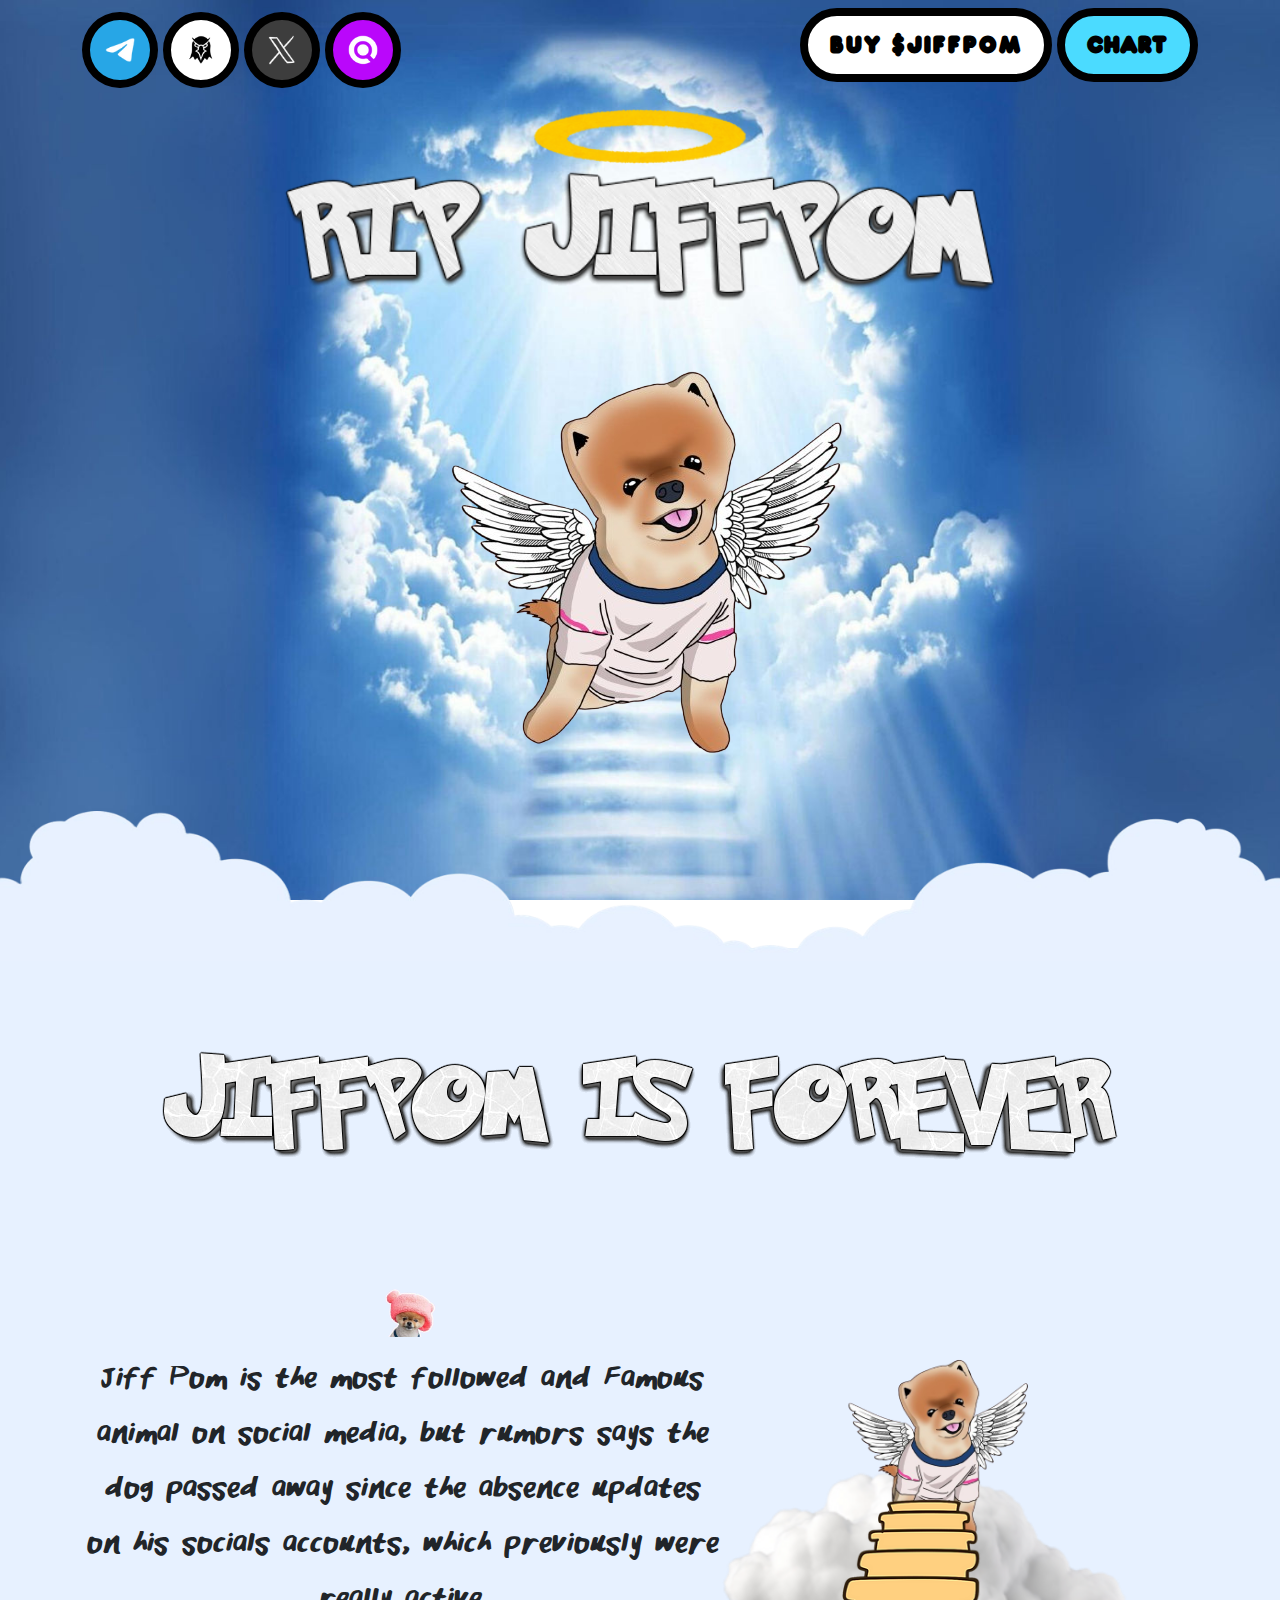
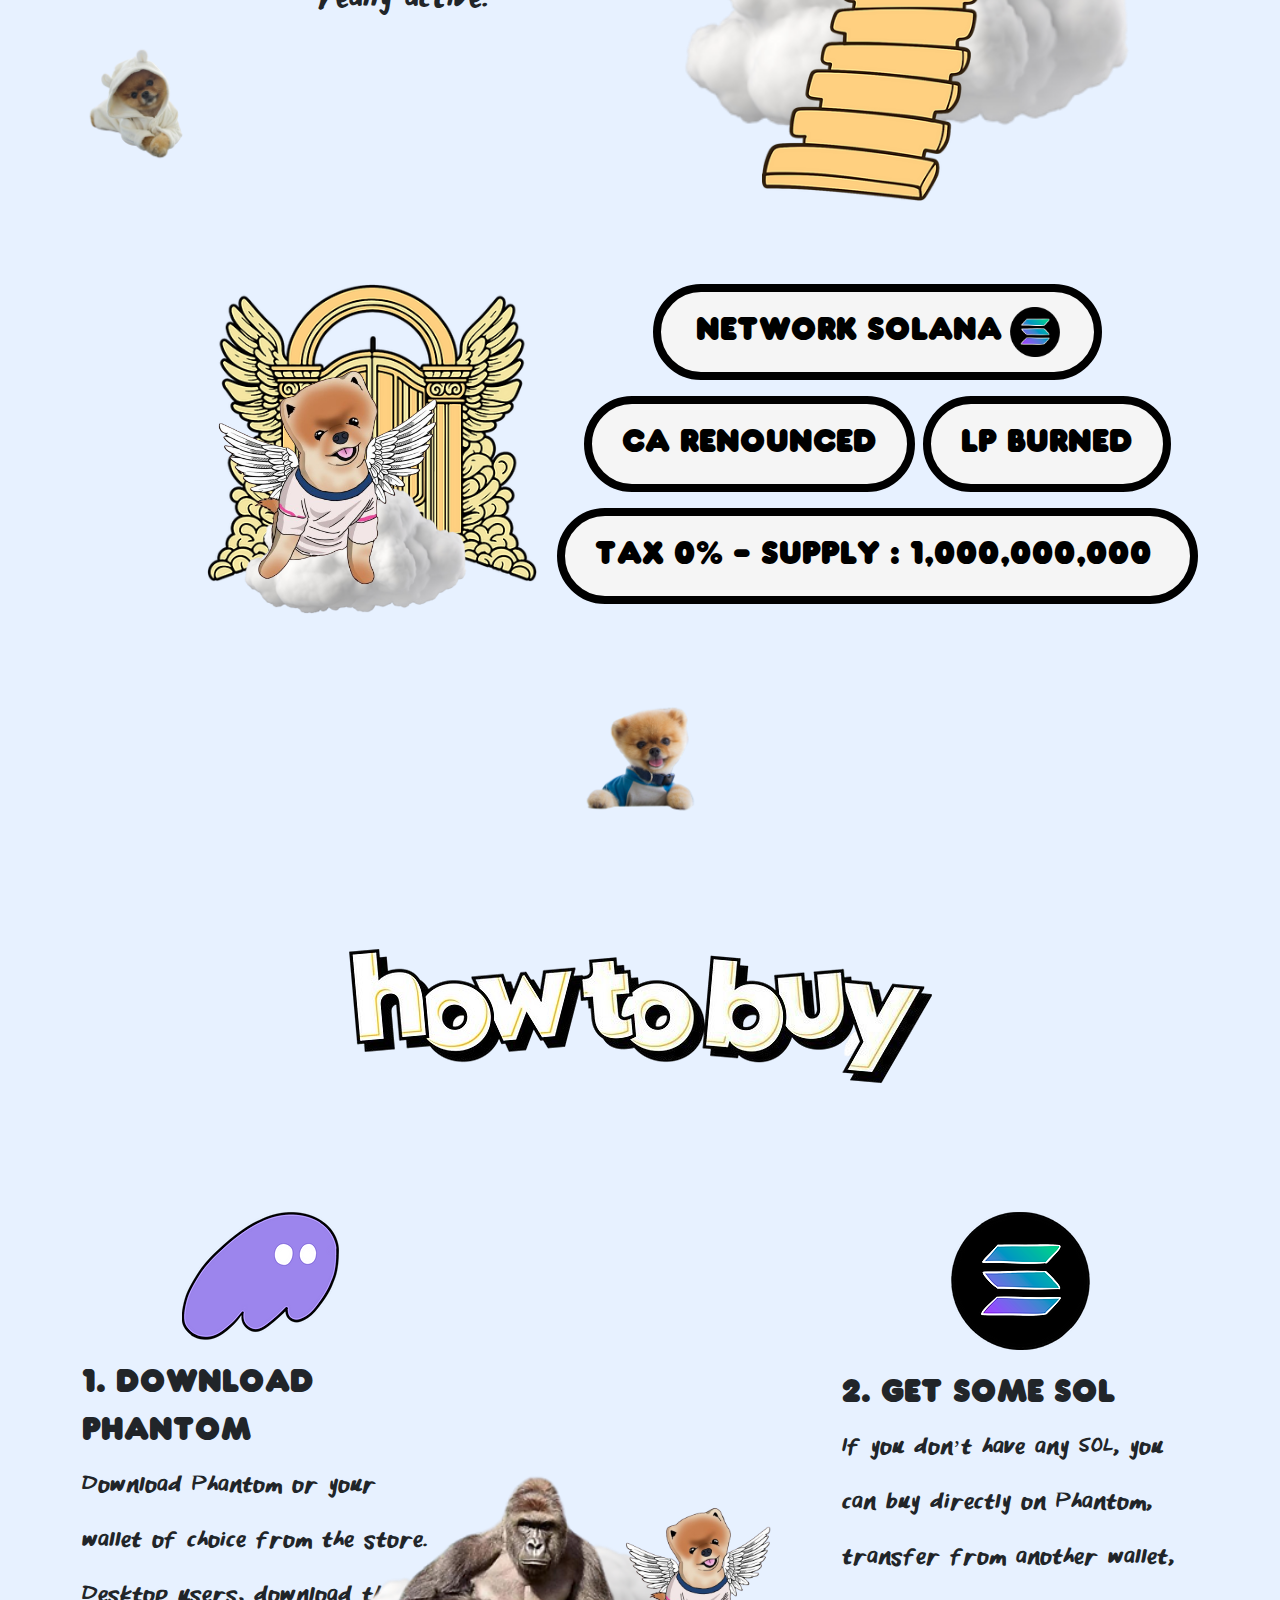
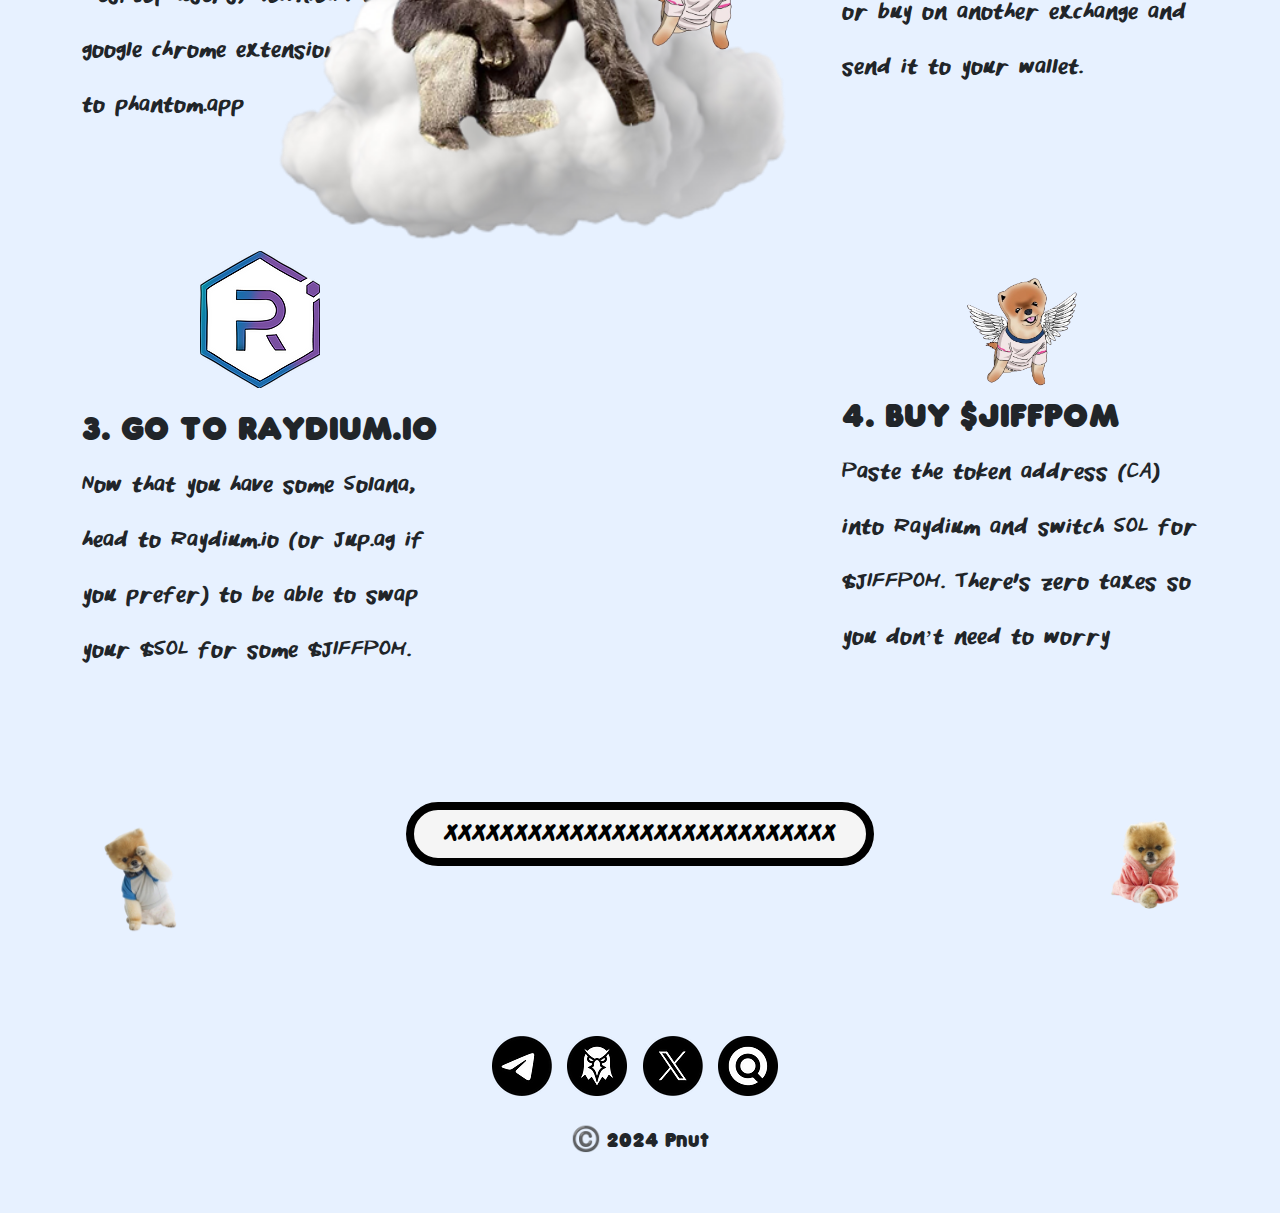
<file: index.html>
<!DOCTYPE html>
<html lang="en">

<head>
  <meta charset="UTF-8" />
  <meta name="viewport" content="width=device-width, initial-scale=1.0" />
  <title>Pnut On SOL</title>
  <link rel="stylesheet" href="./style.css" />
  <link href="https://cdn.jsdelivr.net/npm/bootstrap@5.3.0/dist/css/bootstrap.min.css" rel="stylesheet" />
  <link rel="shortcut icon" href="./iamges/assets/asset 9.png" type="image/x-icon" />
  <style>
    html,
    body {
      overflow-x: hidden;
    }

    .custom-section {
      background: url("./iamges/assets/asset\ 2.jpeg");
      background-size: cover;
      background-position: center;
      background-repeat: no-repeat;
      background-attachment: fixed;
      /* Replace with your desired background color */
      padding-bottom: 200px;
    }

    .navbar {
      background-color: transparent;
    }
  </style>
</head>

<body>
  <section class="custom-section">
    <!-- Navbar -->
    <nav class="navbar navbar-expand-md">
      <div class="container">
        <ul class="navbar-nav me-auto">
          <li class="nav-item">
            <a style="
                  background-color: #27a6e6;
                  border-radius: 50%;
                  padding: 15px;
                  border: 8px solid black;
                " class="nav-link" href="ttlink">
              <img style="width: 30px" src="./iamges/assets/asset 3.png" alt="" />
            </a>
          </li>
          <li class="nav-item">
            <a style="
                  background-color: #ffffff;
                  border-radius: 50%;
                  padding: 15px;
                  border: 8px solid black;
                  margin-left: 5px;
                " class="nav-link" href="dexslink">
              <img style="width: 30px" src="./iamges/assets/asset 4.png" alt="" />
            </a>
          </li>
          <li class="nav-item">
            <a style="
                  background-color: #3d3d3d;
                  border-radius: 50%;
                  padding: 15px;
                  border: 8px solid black;
                  margin-left: 5px;
                " class="nav-link" href="tglink"><img style="width: 30px" src="./iamges/assets/asset 5.png"
                alt="" /></a>
          </li>
          <li class="nav-item">
            <a style="
                  background-color: #ba07fb;
                  border-radius: 50%;
                  padding: 15px;
                  border: 8px solid black;
                  margin-left: 5px;
                " class="nav-link" href="scanlink"><img style="width: 30px" src="iamges/assets/asset 6.png"
                alt="" /></a>
          </li>
        </ul>
        <ul class="navbar-nav ms-auto">
          <li class="nav-item">
            <a style="
                  background-color: #ffffff;
                  border-radius: 300px;
                  color: black;
                  font-size: 28px;
                  letter-spacing: 2px;
                  font-weight: 800;
                  padding: 8px 22px;
                  border: 8px solid black;
                  margin-left: 5px;
                  font-family: 'Franx';
                  margin-bottom: 10px;
                " class="nav-link" href="buylink">BUY $JIFFPOM</a>
          </li>
          <li class="nav-item">
            <a style="
                  background-color: #4bdbff;
                  border-radius: 2300px;
                  color: black;
                  font-size: 28px;
                  font-weight: 800;
                  padding: 8px 22px;
                  border: 8px solid black;
                  margin-left: 5px;
                  font-family: 'Franx';
                " class="nav-link" href="#">CHART</a>
          </li>
        </ul>
      </div>
    </nav>

    <!-- Centered Logo and Image -->
    <div class="text-center">
      <div>
        <img src="./iamges/assets/asset 11.png" alt="Logo" class="img-fluid img-11" />
      </div>
      <div>
        <img src="./iamges/assets/RIP-JIFFPOM.png" alt="Another Image" class="img-fluid img-10" />
      </div>
      <div>
        <img src="./iamges/assets/asset 9.png" alt="Another Image" class="img-fluid img-9" />
      </div>
    </div>
  </section>

  <!-- about section -->

  <img class="clouddy" style="margin-top: -200px; width: 100%; height: 150px; max-width: 100%;"
    src="./iamges/assets/couldd.png" alt="">
  <section style="background: #e7f1ff; margin-top: -50px;">
    <div style="text-align: center; padding: 100px">
      <img style="max-width: 100%" src="./iamges/assets/JIFFPOM-IS-FOREVER.png" alt="" />
    </div>
    <div class="container mt-3">
      <div class="row abt-div custom-gap d-flex align-items-center">
        <!-- Left Column (Paragraph) -->
        <div class="col-md-7">
          <div style="text-align: center">
            <img class="para-image mt-2" src="./iamges/ren (1).png" alt="" />
          </div>
          <p class="para mt-3">
            Jiff Pom is the most followed and Famous animal on social media, but rumors says the dog passed away since
            the absence updates on his socials accounts, which previously were really active.
          </p>
        </div>
        <!-- Right Column (Image) -->
        <div class="col-md-5 text-center">
          <div>
            <img class="cloud-abt" src="./iamges/assets/asset 45.png" alt="" />
            <img class="pnut-abt" src="./iamges/assets/asset 46.png" alt="" />
            <img class="stairs" src="./iamges/assets/asset 19.png" alt="" />
          </div>
        </div>
      </div>
    </div>

    <div class="container">
      <img class="nut-img" src="./iamges/ren (2).png" alt="" />
    </div>

    <div style="margin-top: 120px" class="container">
      <div class="row tkn-div custom-gap d-flex align-items-center">
        <div class="col-md-5">
          <div>
            <img class="throne" src="./iamges/assets/asset 20.png" alt="" />
            <img class="cloud-tkn" src="./iamges/assets/asset 45.png" alt="" />
            <img class="pnut-tkn" src="./iamges/assets/asset 9.png" alt="" />
          </div>
        </div>
        <div class="col-md-7">
          <div class="d-flex justify-content-center align-items-center">
            <div class="sol-net d-flex justify-content-center align-items-center gap-2">
              <h1 class="">NETWORK SOLANA</h1>
              <img style="width: 50px" src="./iamges/assets/asset 42.png" alt="" />
            </div>
          </div>
          <div class="d-flex justify-content-center align-items-center gap-2 mt-3">
            <div class="renounced">
              <h1>CA RENOUNCED</h1>
            </div>
            <div class="burned">
              <h1>LP BURNED</h1>
            </div>
          </div>
          <div>
            <div class="taxes mt-3">
              <h1>TAX 0% - SUPPLY : 1,000,000,000</h1>
            </div>
          </div>
        </div>
      </div>
    </div>

    <center class="mt-5">
      <img class="nut-img mt-5" src="./iamges/ren (3).png" alt="" />
    </center>

    <div style="text-align: center; padding: 100px">
      <img style="max-width: 100%" src="./iamges/assets/hwt.png" alt="" />
    </div>

    <section class="container hwt-section">
      <div class="row">
        <div class="col-md-4">
          <div>
            <figure class="text-center">
              <img src="./iamges/assets/asset 41.png" alt="" />
            </figure>
            <div>
              <h1>1. DOWNLOAD PHANTOM</h1>
              <p class="buy-para">
                Download Phantom or your wallet of choice from the store.
                Desktop users, download the google chrome extension by going
                to phantom.app
              </p>
            </div>
          </div>
        </div>
        <div class="col-md-4"></div>
        <div class="col-md-4">
          <div>
            <figure class="text-center">
              <img src="./iamges/assets/asset 42.png" alt="" />
            </figure>
            <div>
              <h1>2. GET SOME SOL</h1>
              <p class="buy-para">
                If you don’t have any SOL, you can buy directly on Phantom,
                transfer from another wallet, or buy on another exchange and
                send it to your wallet.
              </p>
            </div>
          </div>
        </div>
      </div>
      <div>
        <div></div>
      </div>
      <div style="margin-top: 100px" class="row">
        <div class="col-md-4">
          <div>
            <figure class="text-center">
              <img src="./iamges/assets/asset 43.png" alt="" />
            </figure>
            <div>
              <h1>3. GO TO RAYDIUM.IO</h1>
              <p class="buy-para">
                Now that you have some Solana, head to Raydium.io (or Jup.ag
                if you prefer) to be able to swap your $SOL for some $JIFFPOM.
              </p>
            </div>
          </div>
        </div>
        <div class="col-md-4"></div>
        <div class="col-md-4">
          <div>
            <figure style="max-width: 140px; margin: auto;" >
              <img src="./iamges/assets/asset 9.png" style="max-width: 140px;" alt="" />
            </figure>
            <div>
              <h1 style="font-family: 'Franx'">4. BUY $JIFFPOM</h1>
              <p class="buy-para">
                Paste the token address (CA) into Raydium and switch SOL for
                $JIFFPOM. There's zero taxes so you don’t need to worry
              </p>
            </div>
          </div>
        </div>
      </div>
      <div class="popping-images">
        <img class="cloud" src="./iamges/assets/asset 45.png" alt="" />
        <img class="ape" src="./iamges/assets/asset 47.png" alt="" />
        <img class="pnut" src="./iamges/assets/asset 46.png" alt="" />
      </div>
    </section>

    <section style="margin-top: 120px" class="container">
      <div class="row">
        <div class="col-md-3">
          <img class="nut-img" src="./iamges/ren (4).png" alt="" />
        </div>
        <div class="col-md-6">
          <div class="text-center">
            <span class="caaa">XXXXXXXXXXXXXXXXXXXXXXXXXXXX</span>
          </div>
        </div>
        <div class="col-md-3">
          <div class="text-end">
            <img class="caa-nut" src="./iamges/ren (6).png" alt="" />
          </div>
        </div>
      </div>
    </section>

    <section style="margin-top: 100px; padding-bottom: 50px">
      <center>
        <div>
          <a class="socials" href="tglink">
            <img src="./iamges/assets/tg.webp" alt="" />
          </a>
          <a class="socials" href="dexslink">
            <img src="./iamges/assets/dexs.webp" alt="" />
          </a>
          <a class="socials" href="ttlink">
            <img src="./iamges/assets/xl.webp" alt="" />
          </a>
          <a class="socials" href="scanlink">
            <img src="./iamges/assets/scan.webp" alt="" />
          </a>
        </div>
        <div style="margin-top: 30px">
          <h4>©️ 2024 Pnut</h4>
        </div>
      </center>
    </section>
  </section>

  <!-- Bootstrap Icons (optional) -->
  <link href="https://cdn.jsdelivr.net/npm/bootstrap-icons/font/bootstrap-icons.css" rel="stylesheet" />
</body>

</html>
</file>
<file: style.css>
@font-face {
  font-family: "Franx";
  src: url("./iamges/font/franxurter-totally/FranxurterTotallyFat-X3G4Z.ttf");
}

@font-face {
  font-family: "Lazydog";
  src: url("./iamges/font/lazydog-cdnfonts/lazy_dog.ttf");
}

h1,
h4 {
  font-family: "Franx";
}

p,
span {
  font-family: "Lazydog";
}

.img-11 {
  width: 250px;
  margin-top: -45px;
}

.img-10 {
  width: 720px;
  margin-top: -50px;
}

.img-9 {
  width: 500px;
  margin-top: -30px;
}

.para-image {
  margin-top: -250px;
  width: 90px;
  display: inline-block; /* Ensure it respects layout */
  transition: transform 0.3s ease; /* Optional: Smooth animation for hover effects */
}

.para {
  font-size: 30px;
  line-height: 55px;
  text-align: center;
}

.nut-img {
  /* margin-top: 50px; */
  width: 120px;
  display: inline-block; /* Ensure it respects layout */
  transition: transform 0.3s ease; /* Optional: Smooth animation for hover effects */
}

.abt-div {
  position: relative;
}

.cloud-abt {
  position: absolute;
  width: 600px;
  top: 6%;
  right: 0%;
}

.pnut-abt {
  position: absolute;
  width: 230px;
  max-width: 90%;
  top: 10%;
  right: 14%;
}

.stairs {
  position: absolute;
  width: 220px;
  top: 60%;
  right: 20%;
}

.tkn-div {
  position: relative;
}

.throne {
  position: absolute;
  width: 330px;
  top: 0%;
  left: 12%;
}

.cloud-tkn {
  position: absolute;
  width: 300px;
  top: 35%;
  left: 12%;
}

.pnut-tkn {
  position: absolute;
  width: 280px;
  top: 10%;
  left: 10%;
}

.sol-net {
  width: 70%;
  background-color: whitesmoke;
  color: black;
  font-size: 25px;
  font-weight: bolder;
  padding: 12px 30px;
  border-radius: 300px;
  border: 8px solid black;
}

.sol-net:hover {
  background-color: rgb(255, 196, 0);
  width: 68%;
  font-size: 23px;
  padding: 10px 26px;
}

.renounced {
  background-color: whitesmoke;
  color: black;
  font-size: 25px;
  font-weight: bolder;
  padding: 12px 30px;
  border-radius: 300px;
  border: 8px solid black;
}

.renounced:hover {
  background-color: rgb(255, 196, 0);
}

.burned {
  background-color: whitesmoke;
  color: black;
  font-size: 25px;
  font-weight: bolder;
  padding: 12px 30px;
  border-radius: 300px;
  border: 8px solid black;
}

.burned:hover {
  background-color: rgb(255, 196, 0);
}

.taxes {
  background-color: whitesmoke;
  color: black;
  font-size: 25px;
  font-weight: bolder;
  padding: 12px 30px;
  border-radius: 300px;
  border: 8px solid black;
}

.taxes:hover {
  background-color: rgb(255, 196, 0);
  width: 95%;
  font-size: 23px;
  padding: 10px 26px;
}

.buy-para {
  font-size: 23px;
  line-height: 55px;
}

.hwt-section {
  position: relative;
}

.cloud {
  position: absolute;
  width: 685px;
  top: 12%;
  right: 29%;
}

.ape {
  position: absolute;
  width: 585px;
  top: 15%;
  right: 44%;
}

.pnut {
  position: absolute;
  width: 185px;
  top: 24%;
  right: 37%;
}

.caaa {
  background-color: whitesmoke;
  color: black;
  font-size: 25px;
  font-weight: bolder;
  padding: 12px 30px;
  border-radius: 300px;
  border: 8px solid black;
}

.caa-nut {
  width: 100px;
  display: inline-block; /* Ensure it respects layout */
  transition: transform 0.3s ease; /* Optional: Smooth animation for hover effects */
}

.socials {
  text-decoration: none;
  margin-right: 10px;
}

@media screen and (max-width: 768px) {
  .caaa {
    font-size: 13px;
  }
  .cloud-tkn {
    display: none;
  }
  .cloud {
    display: none;
  }
  .pnut-tkn {
    display: none;
  }
  .throne {
    display: none;
  }

  .popping-images {
    display: none;
  }

  .stairs {
    display: none;
  }

  .cloud-abt {
    display: none;
  }
  .pnut-abt {
    position: relative;
    top: 0;
    right: 0;
  }

  .clouddy {
    display: none;
  }
}
</file>
